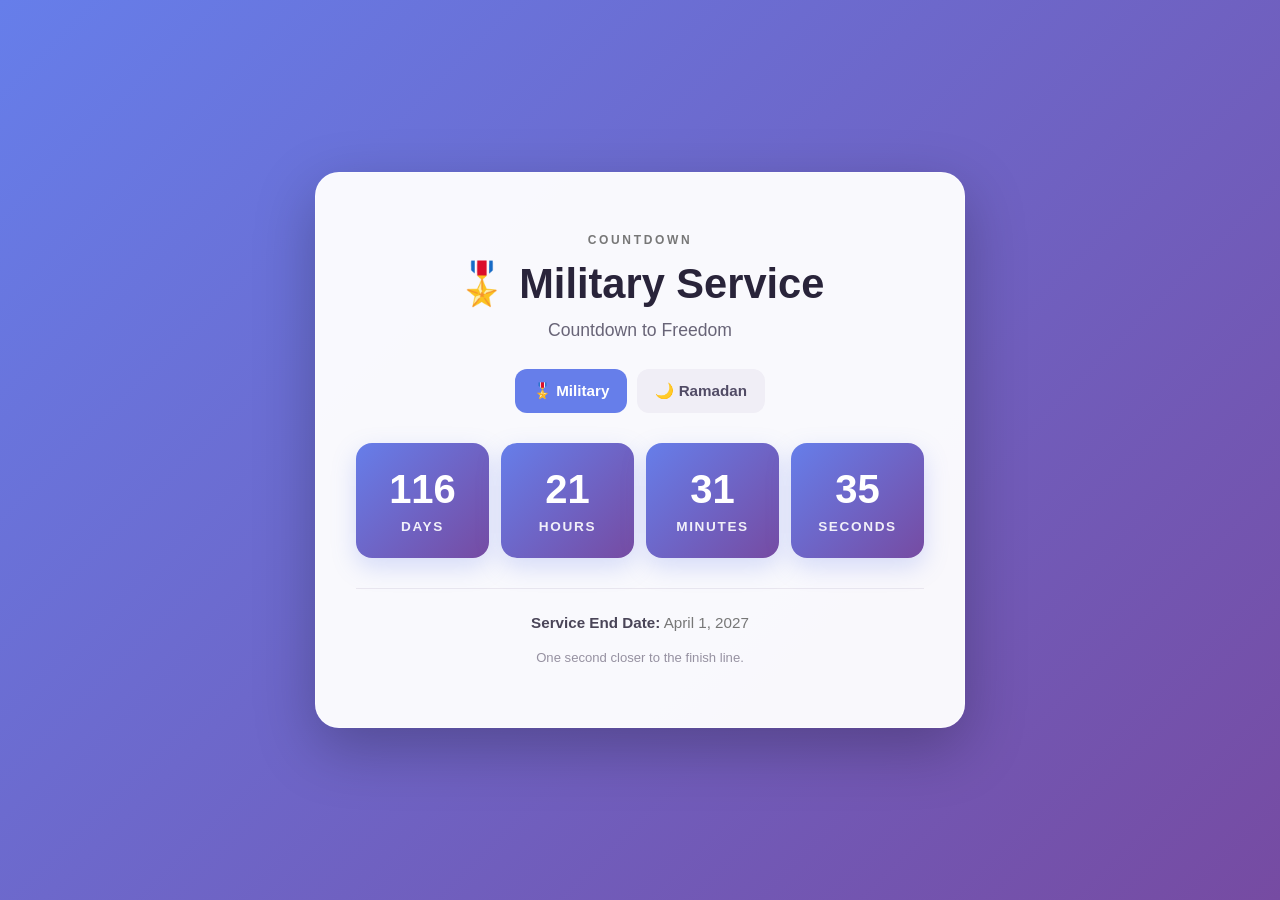
<file: index.html>
<!doctype html>
<html lang="en">
<head>
  <meta charset="UTF-8">
  <meta name="viewport" content="width=device-width, initial-scale=1.0">
  <meta name="theme-color" content="#667eea">
  <meta name="description" content="Countdown to the end of military service.">
  <title>Military Service Countdown</title>
  <link rel="stylesheet" href="styles.css">
  <script src="countdown.js" defer></script>
</head>
<body>
  <main class="container" data-target="2027-04-01" data-finished="Service Complete!">
    <div class="eyebrow">COUNTDOWN</div>
    <h1>🎖️ Military Service</h1>
    <p class="subtitle">Countdown to Freedom</p>

    <nav class="navigation" aria-label="Countdown pages">
      <a class="nav-link active" href="index.html" aria-current="page">🎖️ Military</a>
      <a class="nav-link" href="ramadan.html">🌙 Ramadan</a>
    </nav>

    <section class="countdown" aria-label="Time remaining">
      <div class="unit"><span class="number" id="days">0</span><span class="label">Days</span></div>
      <div class="unit"><span class="number" id="hours">00</span><span class="label">Hours</span></div>
      <div class="unit"><span class="number" id="minutes">00</span><span class="label">Minutes</span></div>
      <div class="unit"><span class="number" id="seconds">00</span><span class="label">Seconds</span></div>
    </section>

    <p class="target-date"><strong>Service End Date:</strong> April 1, 2027</p>
    <p class="footnote">One second closer to the finish line.</p>
  </main>
</body>
</html>
</file>
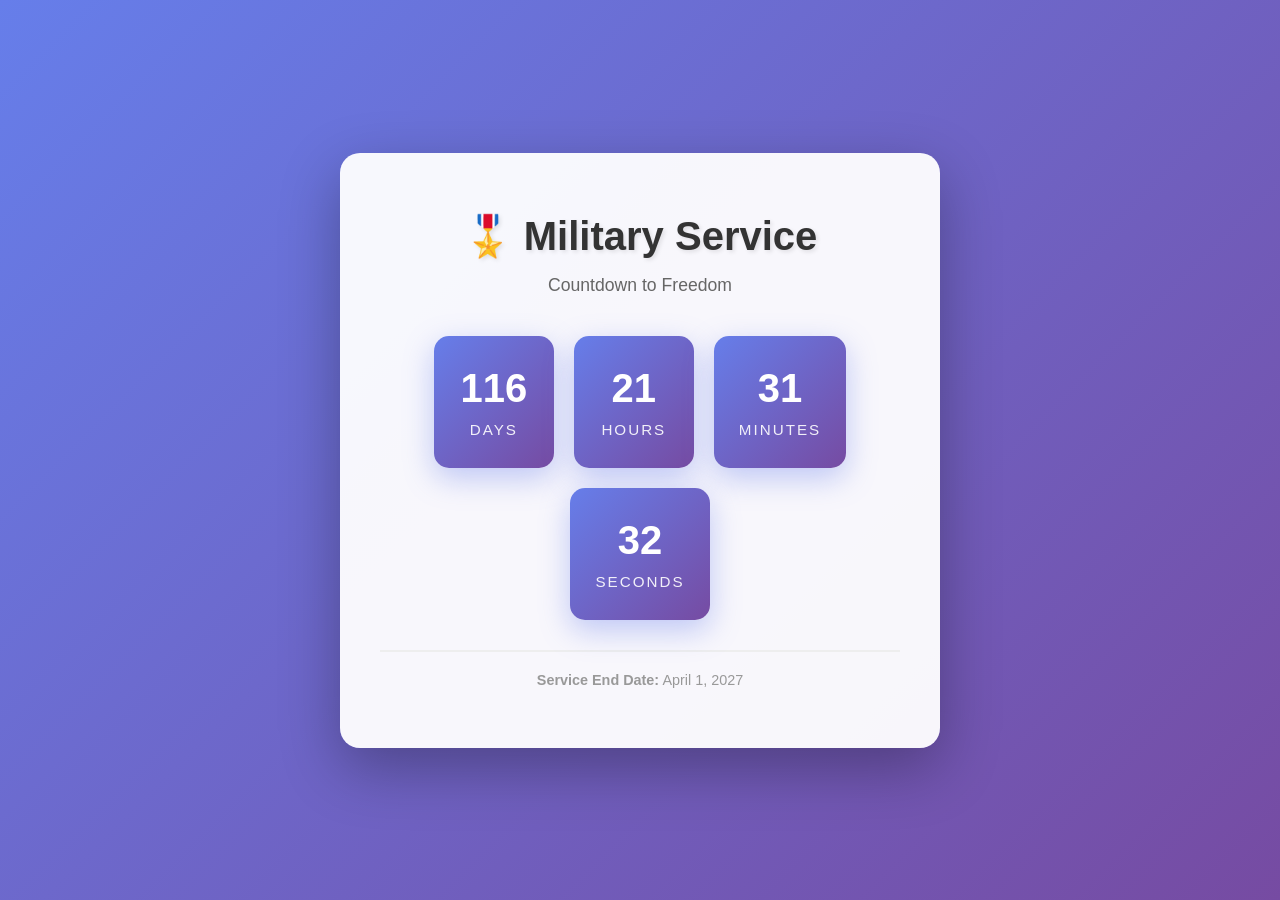
<file: countdown.html>
<!doctype html>
<html lang="en">
  <head>
    <meta charset="UTF-8" />
    <meta name="viewport" content="width=device-width, initial-scale=1.0" />
    <title>Military Service Countdown</title>
    <style>
      * {
        margin: 0;
        padding: 0;
        box-sizing: border-box;
      }

      body {
        min-height: 100vh;
        background: linear-gradient(135deg, #667eea 0%, #764ba2 100%);
        display: flex;
        justify-content: center;
        align-items: center;
        font-family: "Segoe UI", Tahoma, Geneva, Verdana, sans-serif;
      }

      .container {
        text-align: center;
        background: rgba(255, 255, 255, 0.95);
        padding: 60px 40px;
        border-radius: 20px;
        box-shadow: 0 20px 60px rgba(0, 0, 0, 0.3);
        max-width: 600px;
        width: 90%;
      }

      h1 {
        color: #333;
        font-size: 2.5rem;
        margin-bottom: 15px;
        text-shadow: 2px 2px 4px rgba(0, 0, 0, 0.1);
      }

      .subtitle {
        color: #666;
        font-size: 1.1rem;
        margin-bottom: 40px;
      }

      .countdown {
        display: flex;
        justify-content: center;
        gap: 20px;
        flex-wrap: wrap;
        margin-bottom: 30px;
      }

      .unit {
        background: linear-gradient(135deg, #667eea 0%, #764ba2 100%);
        border-radius: 15px;
        padding: 30px 25px;
        min-width: 120px;
        box-shadow: 0 10px 30px rgba(102, 126, 234, 0.4);
        transition:
          transform 0.3s ease,
          box-shadow 0.3s ease;
      }

      .unit:hover {
        transform: translateY(-5px);
        box-shadow: 0 15px 40px rgba(102, 126, 234, 0.6);
      }

      .number {
        font-size: 2.5rem;
        font-weight: bold;
        color: #fff;
        margin-bottom: 10px;
      }

      .label {
        color: rgba(255, 255, 255, 0.9);
        font-size: 0.95rem;
        text-transform: uppercase;
        letter-spacing: 2px;
      }

      .target-date {
        color: #999;
        font-size: 0.9rem;
        margin-top: 30px;
        padding-top: 20px;
        border-top: 2px solid #eee;
      }

      .finished {
        background: linear-gradient(135deg, #f093fb 0%, #f5576c 100%);
      }

      .finished .number {
        font-size: 1.5rem;
        animation: pulse 1s infinite;
      }

      @keyframes pulse {
        0%,
        100% {
          opacity: 1;
        }
        50% {
          opacity: 0.7;
        }
      }

      @media (max-width: 600px) {
        .container {
          padding: 40px 20px;
        }

        h1 {
          font-size: 1.8rem;
        }

        .countdown {
          gap: 10px;
        }

        .unit {
          padding: 20px 15px;
          min-width: 80px;
        }

        .number {
          font-size: 1.8rem;
        }

        .label {
          font-size: 0.8rem;
        }
      }
    </style>
  </head>
  <body>
    <div class="container">
      <h1>🎖️ Military Service</h1>
      <p class="subtitle">Countdown to Freedom</p>

      <div class="countdown">
        <div class="unit">
          <div class="number" id="days">0</div>
          <div class="label">Days</div>
        </div>
        <div class="unit">
          <div class="number" id="hours">0</div>
          <div class="label">Hours</div>
        </div>
        <div class="unit">
          <div class="number" id="minutes">0</div>
          <div class="label">Minutes</div>
        </div>
        <div class="unit">
          <div class="number" id="seconds">0</div>
          <div class="label">Seconds</div>
        </div>
      </div>

      <div class="target-date">
        <strong>Service End Date:</strong> April 1, 2027
      </div>
    </div>

    <script>
      function updateCountdown() {
        // Target date: April 1, 2026 at 00:00:00
        const targetDate = new Date("2027-04-01T00:00:00").getTime();
        const now = new Date().getTime();
        const difference = targetDate - now;

        if (difference <= 0) {
          document.querySelector(".countdown").innerHTML =
            '<div class="unit finished"><div class="number">🎉</div><div class="label">Service Complete!</div></div>';
          return;
        }

        // Calculate time units
        const days = Math.floor(difference / (1000 * 60 * 60 * 24));
        const hours = Math.floor((difference / (1000 * 60 * 60)) % 24);
        const minutes = Math.floor((difference / (1000 * 60)) % 60);
        const seconds = Math.floor((difference / 1000) % 60);

        // Update display
        document.getElementById("days").textContent = days;
        document.getElementById("hours").textContent = String(hours).padStart(
          2,
          "0",
        );
        document.getElementById("minutes").textContent = String(
          minutes,
        ).padStart(2, "0");
        document.getElementById("seconds").textContent = String(
          seconds,
        ).padStart(2, "0");
      }

      // Initial call
      updateCountdown();

      // Update every second
      setInterval(updateCountdown, 1000);
    </script>
  </body>
</html>
</file>
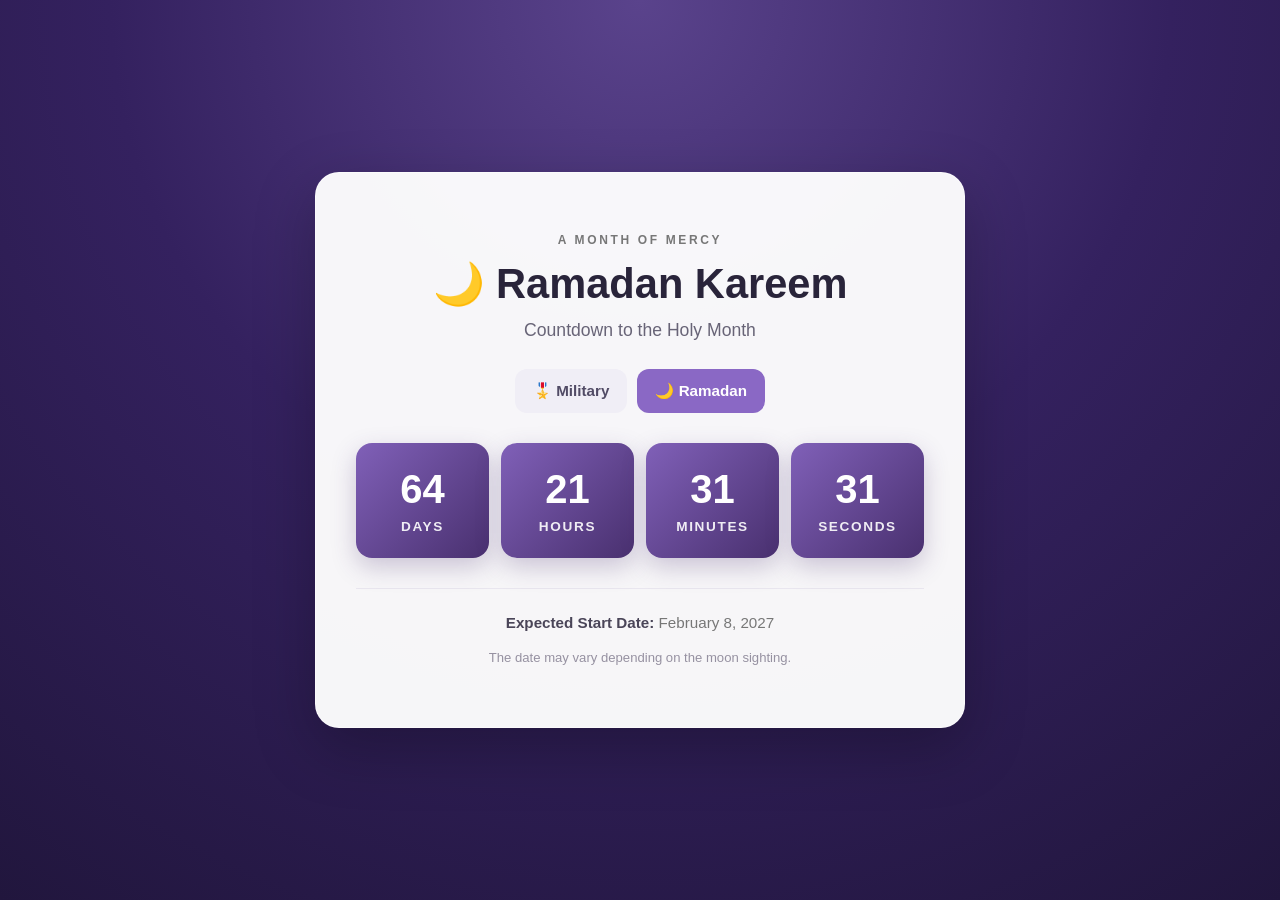
<file: ramadan.html>
<!doctype html>
<html lang="en">
<head>
  <meta charset="UTF-8">
  <meta name="viewport" content="width=device-width, initial-scale=1.0">
  <meta name="theme-color" content="#34215f">
  <meta name="description" content="Countdown to the expected beginning of Ramadan 1448 AH.">
  <title>Ramadan Countdown</title>
  <link rel="stylesheet" href="styles.css">
  <script src="countdown.js" defer></script>
</head>
<body class="ramadan-page">
  <main class="container" data-target="2027-02-08" data-finished="Ramadan Kareem!">
    <div class="eyebrow">A MONTH OF MERCY</div>
    <h1>🌙 Ramadan Kareem</h1>
    <p class="subtitle">Countdown to the Holy Month</p>

    <nav class="navigation" aria-label="Countdown pages">
      <a class="nav-link" href="index.html">🎖️ Military</a>
      <a class="nav-link active" href="ramadan.html" aria-current="page">🌙 Ramadan</a>
    </nav>

    <section class="countdown" aria-label="Time remaining">
      <div class="unit"><span class="number" id="days">0</span><span class="label">Days</span></div>
      <div class="unit"><span class="number" id="hours">00</span><span class="label">Hours</span></div>
      <div class="unit"><span class="number" id="minutes">00</span><span class="label">Minutes</span></div>
      <div class="unit"><span class="number" id="seconds">00</span><span class="label">Seconds</span></div>
    </section>

    <p class="target-date"><strong>Expected Start Date:</strong> February 8, 2027</p>
    <p class="footnote">The date may vary depending on the moon sighting.</p>
  </main>
</body>
</html>
</file>
<file: styles.css>
* {
  box-sizing: border-box;
  margin: 0;
  padding: 0;
}

:root {
  font-family: "Segoe UI", Tahoma, Geneva, Verdana, sans-serif;
  color: #333;
  font-synthesis: none;
}

body {
  min-height: 100vh;
  min-height: 100svh;
  display: grid;
  place-items: center;
  padding: 24px 16px;
  background: linear-gradient(135deg, #667eea 0%, #764ba2 100%);
}

.container {
  width: min(100%, 650px);
  padding: clamp(28px, 6vw, 60px) clamp(18px, 5vw, 40px);
  text-align: center;
  background: rgba(255, 255, 255, 0.96);
  border: 1px solid rgba(255, 255, 255, 0.5);
  border-radius: 24px;
  box-shadow: 0 20px 60px rgba(0, 0, 0, 0.25);
}

.eyebrow {
  margin-bottom: 12px;
  color: #777;
  font-size: 0.75rem;
  font-weight: 700;
  letter-spacing: 0.22em;
}

h1 {
  color: #29243a;
  font-size: clamp(1.8rem, 6vw, 2.6rem);
  line-height: 1.2;
  margin-bottom: 12px;
}

.subtitle {
  color: #686477;
  font-size: clamp(0.95rem, 3vw, 1.1rem);
  margin-bottom: 28px;
}

.navigation {
  display: flex;
  justify-content: center;
  gap: 10px;
  flex-wrap: wrap;
  margin-bottom: 30px;
}

.nav-link {
  display: inline-flex;
  align-items: center;
  justify-content: center;
  min-height: 44px;
  padding: 10px 18px;
  border-radius: 12px;
  color: #514b65;
  background: #f0eef6;
  text-decoration: none;
  font-size: 0.95rem;
  font-weight: 650;
  transition: transform 180ms ease, background-color 180ms ease, color 180ms ease;
}

.nav-link:hover {
  transform: translateY(-2px);
  background: #e5e0f3;
}

.nav-link.active {
  color: #fff;
  background: #667eea;
}

.countdown {
  display: grid;
  grid-template-columns: repeat(4, minmax(0, 1fr));
  gap: 12px;
  margin-bottom: 30px;
}

.unit {
  min-width: 0;
  padding: 24px 10px;
  border-radius: 16px;
  color: #fff;
  background: linear-gradient(135deg, #667eea 0%, #764ba2 100%);
  box-shadow: 0 9px 24px rgba(102, 126, 234, 0.25);
  transition: transform 180ms ease, box-shadow 180ms ease;
}

.unit:hover {
  transform: translateY(-4px);
  box-shadow: 0 13px 28px rgba(102, 126, 234, 0.35);
}

.number {
  display: block;
  margin-bottom: 8px;
  font-size: clamp(1.6rem, 5vw, 2.5rem);
  font-weight: 750;
  font-variant-numeric: tabular-nums;
  line-height: 1.1;
}

.label {
  display: block;
  color: rgba(255, 255, 255, 0.9);
  font-size: clamp(0.65rem, 2vw, 0.85rem);
  font-weight: 600;
  letter-spacing: 0.12em;
  text-transform: uppercase;
}

.target-date {
  padding-top: 22px;
  border-top: 1px solid #e9e6ef;
  color: #777;
  font-size: 0.95rem;
  line-height: 1.6;
}

.target-date strong {
  color: #4a4558;
}

.footnote {
  margin-top: 12px;
  color: #9691a1;
  font-size: 0.82rem;
  line-height: 1.5;
}

.finished {
  grid-column: 1 / -1;
  background: linear-gradient(135deg, #f093fb 0%, #f5576c 100%);
}

.finished .number {
  font-size: 1.6rem;
  animation: pulse 1s infinite;
}

.ramadan-page {
  background: radial-gradient(circle at top, #5a438c 0%, #34215f 48%, #21163d 100%);
}

.ramadan-page .nav-link.active {
  background: #8a68c5;
}

.ramadan-page .unit {
  background: linear-gradient(135deg, #8060b8 0%, #49306f 100%);
  box-shadow: 0 9px 24px rgba(73, 48, 111, 0.25);
}

@keyframes pulse {
  0%, 100% { opacity: 1; }
  50% { opacity: 0.7; }
}

@media (max-width: 480px) {
  body {
    padding: 16px 12px;
  }

  .container {
    border-radius: 18px;
  }

  .navigation {
    gap: 8px;
    margin-bottom: 24px;
  }

  .nav-link {
    flex: 1 1 130px;
    padding-inline: 12px;
    font-size: 0.88rem;
  }

  .countdown {
    grid-template-columns: repeat(2, minmax(0, 1fr));
    gap: 10px;
    margin-bottom: 24px;
  }

  .unit {
    padding: 20px 8px;
  }

  .label {
    letter-spacing: 0.1em;
  }
}

@media (prefers-reduced-motion: reduce) {
  *, *::before, *::after {
    scroll-behavior: auto !important;
    animation-duration: 0.01ms !important;
    animation-iteration-count: 1 !important;
    transition-duration: 0.01ms !important;
  }
}
</file>
